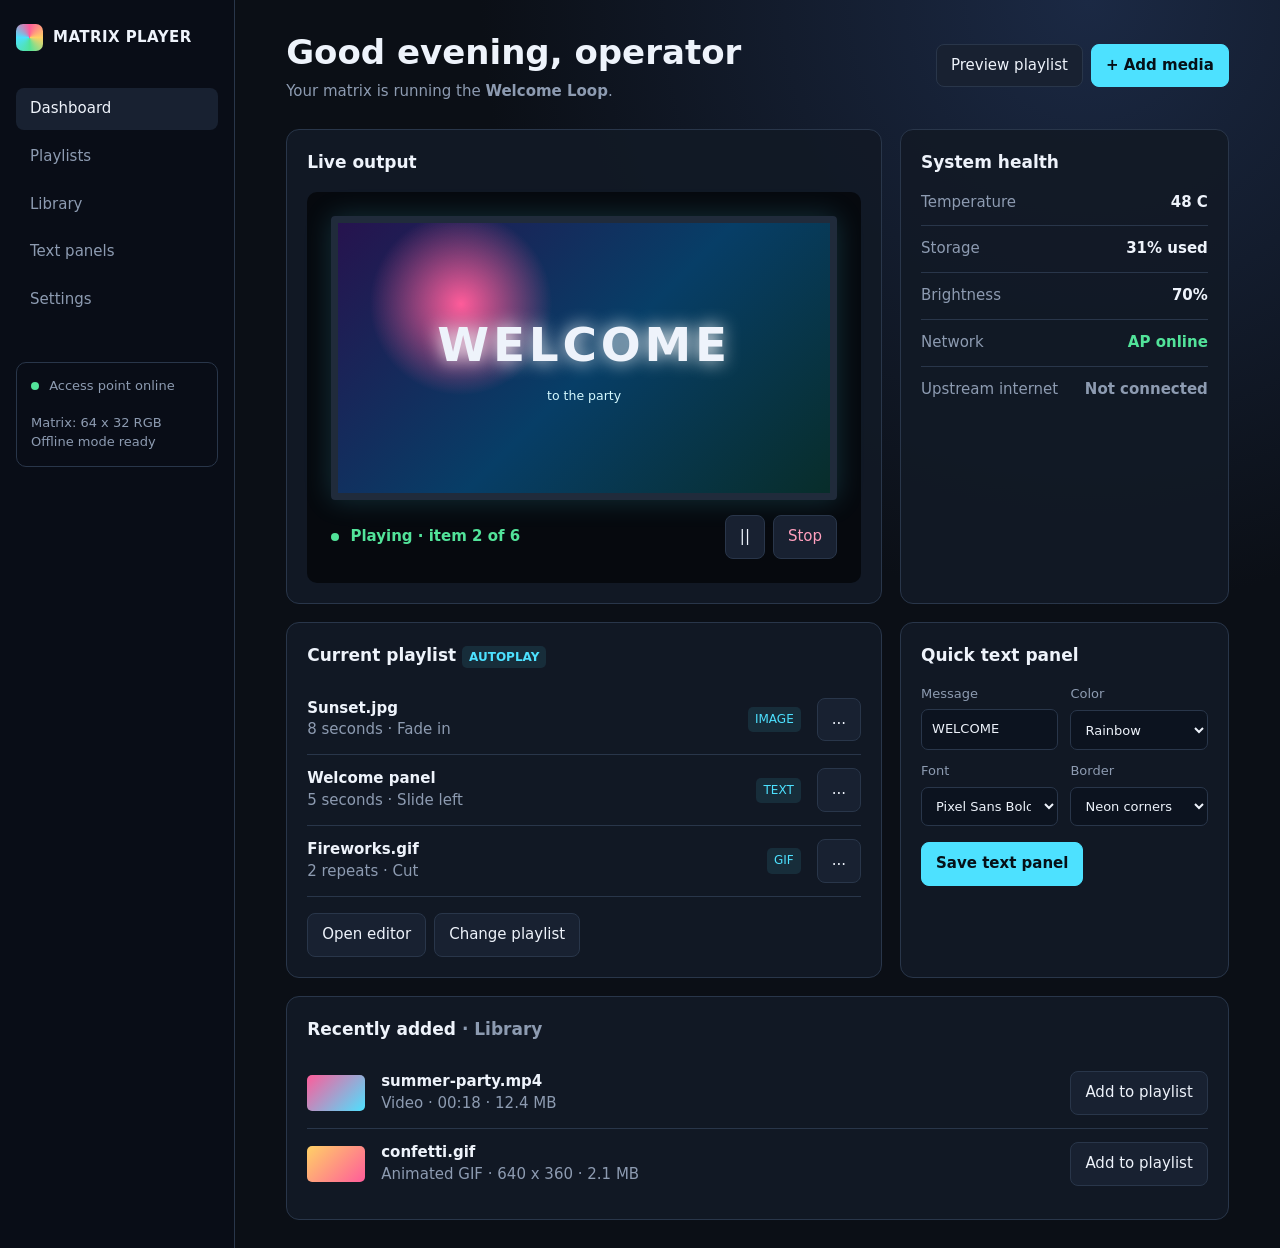
<file: mockup.html>
<!doctype html>
<html lang="en">
<head>
  <meta charset="utf-8">
  <meta name="viewport" content="width=device-width, initial-scale=1">
  <title>RGB Matrix Player Mockup</title>
  <style>
    :root {
      --bg: #0b0f16;
      --panel: #121925;
      --panel-2: #182131;
      --line: #29364a;
      --text: #eef3fb;
      --muted: #8d9bb1;
      --cyan: #4de1ff;
      --pink: #ff5c9a;
      --green: #52e39a;
      --yellow: #ffd166;
    }

    * { box-sizing: border-box; }
    body {
      margin: 0;
      color: var(--text);
      background: radial-gradient(circle at 85% 0%, #1b2944 0, var(--bg) 38rem);
      font: 15px/1.45 system-ui, -apple-system, BlinkMacSystemFont, "Segoe UI", sans-serif;
    }
    button, input, select { font: inherit; }
    button {
      border: 1px solid var(--line);
      border-radius: 8px;
      color: var(--text);
      background: var(--panel-2);
      padding: 10px 14px;
      cursor: pointer;
    }
    button:hover { border-color: var(--cyan); }
    .primary { color: #061017; background: var(--cyan); border-color: var(--cyan); font-weight: 700; }
    .danger { color: #ff9fbd; }
    .app { display: grid; grid-template-columns: 235px 1fr; min-height: 100vh; }
    aside { padding: 24px 16px; border-right: 1px solid var(--line); background: rgba(9, 14, 23, .84); }
    .brand { display: flex; gap: 10px; align-items: center; margin-bottom: 34px; font-weight: 800; letter-spacing: .03em; }
    .brand-mark { width: 27px; height: 27px; border-radius: 7px; background: conic-gradient(var(--pink), var(--yellow), var(--green), var(--cyan), var(--pink)); }
    nav button { width: 100%; text-align: left; border: 0; background: transparent; color: var(--muted); margin: 3px 0; }
    nav button.active, nav button:hover { color: var(--text); background: var(--panel-2); }
    .side-status { margin-top: 38px; padding: 14px; border: 1px solid var(--line); border-radius: 10px; color: var(--muted); font-size: 13px; }
    .dot { display: inline-block; width: 8px; height: 8px; border-radius: 50%; background: var(--green); margin-right: 6px; }
    main { width: min(1200px, 100%); padding: 28px clamp(18px, 4vw, 52px); }
    header { display: flex; justify-content: space-between; gap: 16px; align-items: center; margin-bottom: 26px; }
    h1, h2, h3, p { margin-top: 0; }
    h1 { margin-bottom: 4px; font-size: clamp(25px, 4vw, 34px); }
    .subtitle, .muted { color: var(--muted); }
    .actions { display: flex; gap: 8px; flex-wrap: wrap; }
    .grid { display: grid; grid-template-columns: minmax(0, 1.45fr) minmax(280px, .8fr); gap: 18px; }
    .card { padding: 20px; background: rgba(18, 25, 37, .92); border: 1px solid var(--line); border-radius: 13px; }
    .card h2 { font-size: 17px; margin-bottom: 17px; }
    .matrix-wrap { padding: 24px; border-radius: 10px; background: #06090e; }
    .matrix { aspect-ratio: 16 / 9; display: grid; place-items: center; border: 7px solid #202b3b; border-radius: 4px; background: radial-gradient(circle at 25% 30%, #ff5c9a, transparent 22%), linear-gradient(135deg, #26134e, #073e67 52%, #082d2a); box-shadow: 0 0 28px rgba(77, 225, 255, .18); text-align: center; }
    .matrix strong { font-size: clamp(23px, 4vw, 47px); letter-spacing: .08em; text-shadow: 0 0 18px #fff; }
    .matrix small { display: block; color: #d4f9ff; margin-top: 8px; }
    .transport { display: flex; align-items: center; justify-content: space-between; gap: 10px; margin-top: 15px; }
    .transport .playing { color: var(--green); font-weight: 700; }
    .metric-list { display: grid; gap: 12px; }
    .metric { display: flex; justify-content: space-between; gap: 15px; padding-bottom: 12px; border-bottom: 1px solid var(--line); }
    .metric:last-child { border-bottom: 0; padding-bottom: 0; }
    .metric span:first-child { color: var(--muted); }
    .wide { grid-column: 1 / -1; }
    .playlist-row, .library-row { display: grid; grid-template-columns: 1fr auto auto; align-items: center; gap: 16px; padding: 13px 0; border-bottom: 1px solid var(--line); }
    .playlist-row:last-child, .library-row:last-child { border-bottom: 0; }
    .item-title { font-weight: 650; }
    .tag { color: var(--cyan); font-size: 12px; background: rgba(77, 225, 255, .1); border-radius: 5px; padding: 4px 7px; }
    .thumb { width: 58px; height: 36px; border-radius: 5px; background: linear-gradient(135deg, #ff5c9a, #4de1ff); }
    .library-row { grid-template-columns: 58px 1fr auto; }
    .form-row { display: grid; grid-template-columns: repeat(2, 1fr); gap: 12px; }
    label { display: grid; gap: 6px; color: var(--muted); font-size: 13px; }
    input, select, textarea { width: 100%; padding: 10px; color: var(--text); border: 1px solid var(--line); border-radius: 7px; background: #0c131f; }
    textarea { min-height: 80px; resize: vertical; }
    @media (max-width: 780px) {
      .app { display: block; }
      aside { border-right: 0; border-bottom: 1px solid var(--line); padding: 14px 18px; }
      .brand { margin-bottom: 12px; }
      nav { display: flex; overflow: auto; gap: 5px; }
      nav button { white-space: nowrap; width: auto; }
      .side-status { display: none; }
      main { padding: 22px 16px; }
      header { align-items: flex-start; flex-direction: column; }
      .grid { grid-template-columns: 1fr; }
      .wide { grid-column: auto; }
      .playlist-row { grid-template-columns: 1fr auto; }
      .playlist-row .tag { display: none; }
    }
  </style>
</head>
<body>
  <div class="app">
    <aside>
      <div class="brand"><span class="brand-mark"></span> MATRIX PLAYER</div>
      <nav aria-label="Main navigation">
        <button class="active">Dashboard</button>
        <button>Playlists</button>
        <button>Library</button>
        <button>Text panels</button>
        <button>Settings</button>
      </nav>
      <div class="side-status"><span class="dot"></span> Access point online<br><br>Matrix: 64 x 32 RGB<br>Offline mode ready</div>
    </aside>
    <main>
      <header>
        <div>
          <h1>Good evening, operator</h1>
          <div class="subtitle">Your matrix is running the <strong>Welcome Loop</strong>.</div>
        </div>
        <div class="actions">
          <button>Preview playlist</button>
          <button class="primary">+ Add media</button>
        </div>
      </header>

      <section class="grid">
        <article class="card">
          <h2>Live output</h2>
          <div class="matrix-wrap">
            <div class="matrix" role="img" aria-label="Matrix preview showing Welcome">
              <div><strong>WELCOME</strong><small>to the party</small></div>
            </div>
            <div class="transport">
              <span class="playing"><span class="dot"></span> Playing · item 2 of 6</span>
              <div class="actions"><button aria-label="Pause">||</button><button class="danger">Stop</button></div>
            </div>
          </div>
        </article>

        <article class="card">
          <h2>System health</h2>
          <div class="metric-list">
            <div class="metric"><span>Temperature</span><strong>48 C</strong></div>
            <div class="metric"><span>Storage</span><strong>31% used</strong></div>
            <div class="metric"><span>Brightness</span><strong>70%</strong></div>
            <div class="metric"><span>Network</span><strong style="color:var(--green)">AP online</strong></div>
            <div class="metric"><span>Upstream internet</span><strong class="muted">Not connected</strong></div>
          </div>
        </article>

        <article class="card">
          <h2>Current playlist <span class="tag">AUTOPLAY</span></h2>
          <div class="playlist-row"><div><div class="item-title">Sunset.jpg</div><div class="muted">8 seconds · Fade in</div></div><span class="tag">IMAGE</span><button>...</button></div>
          <div class="playlist-row"><div><div class="item-title">Welcome panel</div><div class="muted">5 seconds · Slide left</div></div><span class="tag">TEXT</span><button>...</button></div>
          <div class="playlist-row"><div><div class="item-title">Fireworks.gif</div><div class="muted">2 repeats · Cut</div></div><span class="tag">GIF</span><button>...</button></div>
          <div class="actions" style="margin-top:16px"><button>Open editor</button><button>Change playlist</button></div>
        </article>

        <article class="card">
          <h2>Quick text panel</h2>
          <div class="form-row">
            <label>Message<input value="WELCOME"></label>
            <label>Color<select><option>Rainbow</option><option>Solid white</option><option>Plasma</option></select></label>
          </div>
          <div class="form-row" style="margin-top:12px">
            <label>Font<select><option>Pixel Sans Bold</option><option>Matrix Mono</option><option>Block Display</option></select></label>
            <label>Border<select><option>Neon corners</option><option>Solid</option><option>None</option></select></label>
          </div>
          <button class="primary" style="margin-top:16px">Save text panel</button>
        </article>

        <article class="card wide">
          <h2>Recently added <span class="muted">· Library</span></h2>
          <div class="library-row"><div class="thumb"></div><div><div class="item-title">summer-party.mp4</div><div class="muted">Video · 00:18 · 12.4 MB</div></div><button>Add to playlist</button></div>
          <div class="library-row"><div class="thumb" style="background:linear-gradient(135deg,#ffd166,#ff5c9a)"></div><div><div class="item-title">confetti.gif</div><div class="muted">Animated GIF · 640 x 360 · 2.1 MB</div></div><button>Add to playlist</button></div>
        </article>
      </section>
    </main>
  </div>
</body>
</html>
</file>
